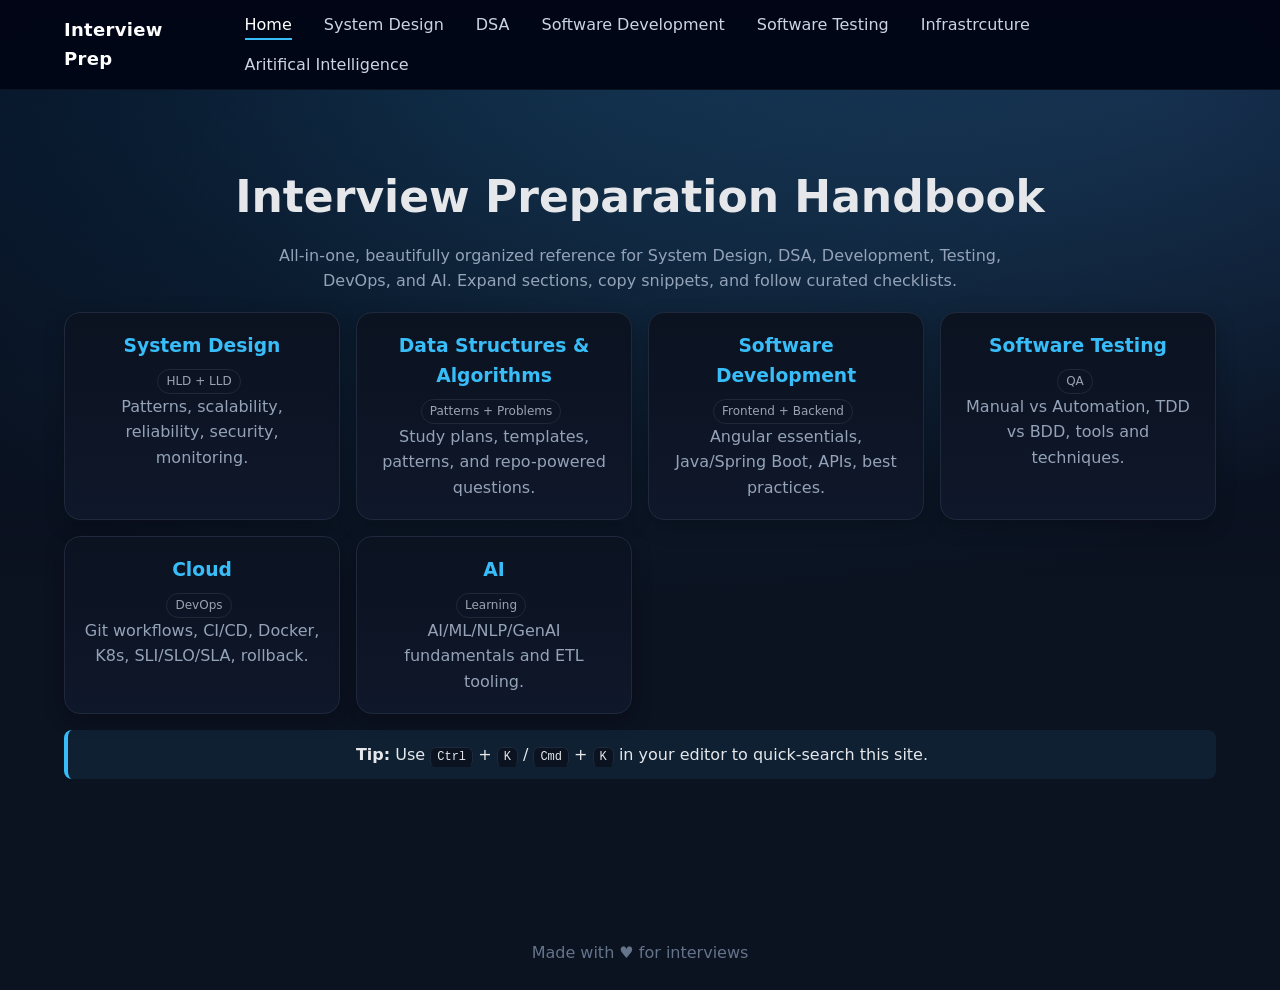
<file: index.html>
<!doctype html><html lang="en"><head>
<meta charset="utf-8"><meta name="viewport" content="width=device-width,initial-scale=1">
<title>Interview Prep — Home</title>
<link rel="stylesheet" href="assets/style.css">
</head><body>

<div class="nav">
  <div class="wrap container">
      <div class="brand">Interview Prep</div>
      <nav style="display:flex;gap:12px;flex-wrap:wrap">
        <a href="index.html">Home</a>
        <a href="system-design.html">System Design</a>
        <a href="dsa.html">DSA</a>
        <a href="development.html">Software Development</a>
        <a href="testing.html">Software Testing</a>
        <a href="devops.html">Infrastrcuture</a>
        <a href="ai.html">Aritifical Intelligence</a>
      </nav>
  </div>
</div>

<section class="hero">
  <div class="container">
    <h1>Interview Preparation Handbook</h1>
    <p>All-in-one, beautifully organized reference for System Design, DSA, Development, Testing, DevOps, and AI. Expand sections, copy snippets, and follow curated checklists.</p>
    <div class="grid">
      <a class="card" href="system-design.html"><h3>System Design</h3><div class="badge">HLD + LLD</div><p>Patterns, scalability, reliability, security, monitoring.</p></a>
      <a class="card" href="dsa.html"><h3>Data Structures & Algorithms</h3><div class="badge">Patterns + Problems</div><p>Study plans, templates, patterns, and repo-powered questions.</p></a>
      <a class="card" href="development.html"><h3>Software Development</h3><div class="badge">Frontend + Backend</div><p>Angular essentials, Java/Spring Boot, APIs, best practices.</p></a>
      <a class="card" href="testing.html"><h3>Software Testing</h3><div class="badge">QA</div><p>Manual vs Automation, TDD vs BDD, tools and techniques.</p></a>
      <a class="card" href="devops.html"><h3>Cloud</h3><div class="badge">DevOps</div><p>Git workflows, CI/CD, Docker, K8s, SLI/SLO/SLA, rollback.</p></a>
      <a class="card" href="ai.html"><h3>AI</h3><div class="badge">Learning</div><p>AI/ML/NLP/GenAI fundamentals and ETL tooling.</p></a>
    </div>
    <div class="callout"><strong>Tip:</strong> Use <kbd>Ctrl</kbd> + <kbd>K</kbd> / <kbd>Cmd</kbd> + <kbd>K</kbd> in your editor to quick-search this site.</div>
  </div>
</section>
<div class="footer">Made with ♥ for interviews</div>
<script src="assets/script.js"></script>
</body></html>
</file>
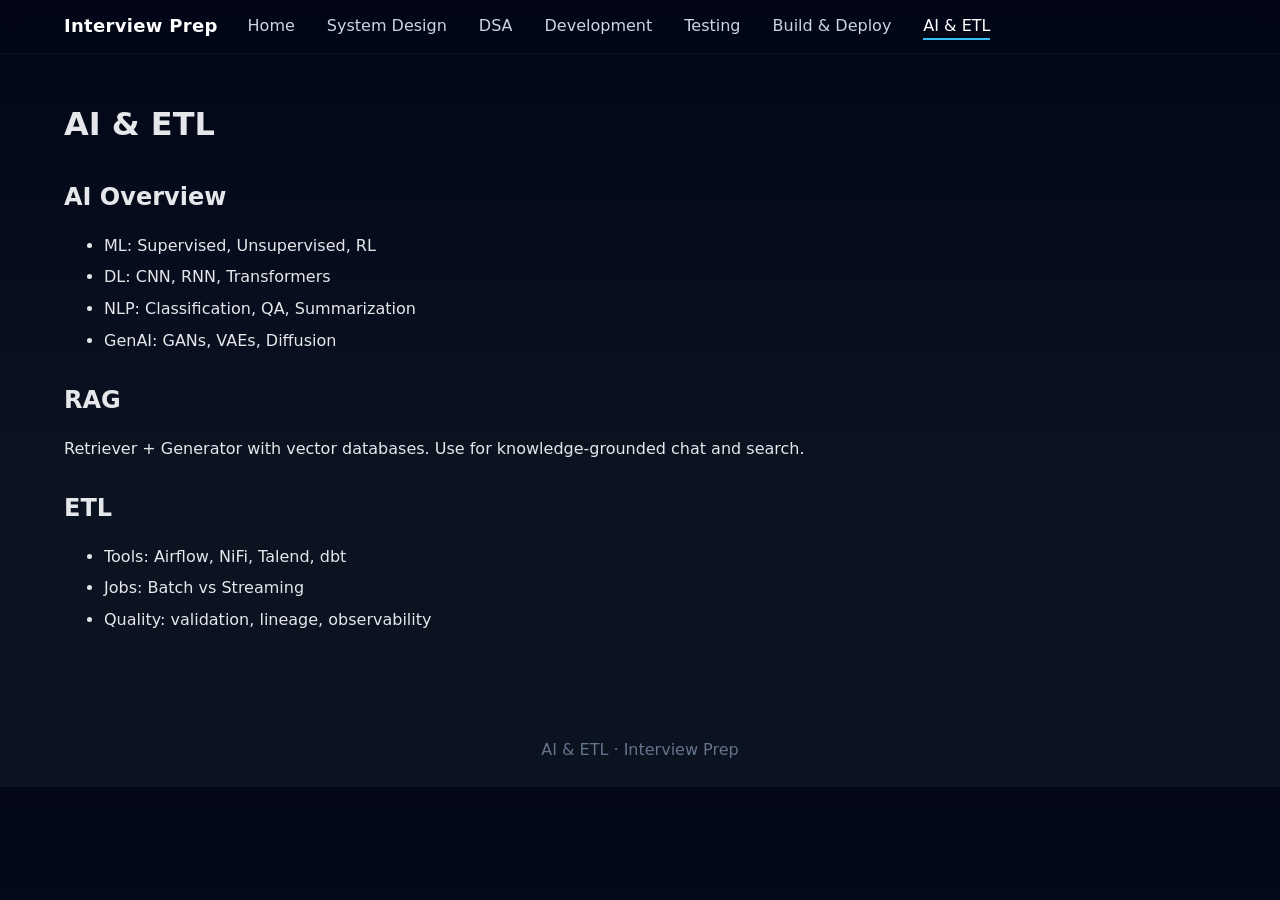
<file: ai.html>
<!doctype html><html lang="en"><head>
<meta charset="utf-8"><meta name="viewport" content="width=device-width,initial-scale=1">
<title>AI & ETL — Interview Prep</title>
<link rel="stylesheet" href="assets/style.css">
</head><body>

<div class="nav">
  <div class="wrap container">
    <div class="brand">Interview Prep</div>
    <nav style="display:flex;gap:12px;flex-wrap:wrap">
      <a href="index.html">Home</a>
      <a href="system-design.html">System Design</a>
      <a href="dsa.html">DSA</a>
      <a href="development.html">Development</a>
      <a href="testing.html">Testing</a>
      <a href="devops.html">Build & Deploy</a>
      <a href="ai.html">AI & ETL</a>
    </nav>
  </div>
</div>

<div class="container">
  <h1>AI & ETL</h1>
  <h2 class="section">AI Overview</h2>
  <ul class="tight"><li>ML: Supervised, Unsupervised, RL</li><li>DL: CNN, RNN, Transformers</li><li>NLP: Classification, QA, Summarization</li><li>GenAI: GANs, VAEs, Diffusion</li></ul>
  <h2 class="section">RAG</h2>
  <p>Retriever + Generator with vector databases. Use for knowledge-grounded chat and search.</p>
  <h2 class="section">ETL</h2>
  <ul class="tight"><li>Tools: Airflow, NiFi, Talend, dbt</li><li>Jobs: Batch vs Streaming</li><li>Quality: validation, lineage, observability</li></ul>
</div>
<div class="footer">AI & ETL · Interview Prep</div>
<script src="assets/script.js"></script>
</body></html>
</file>
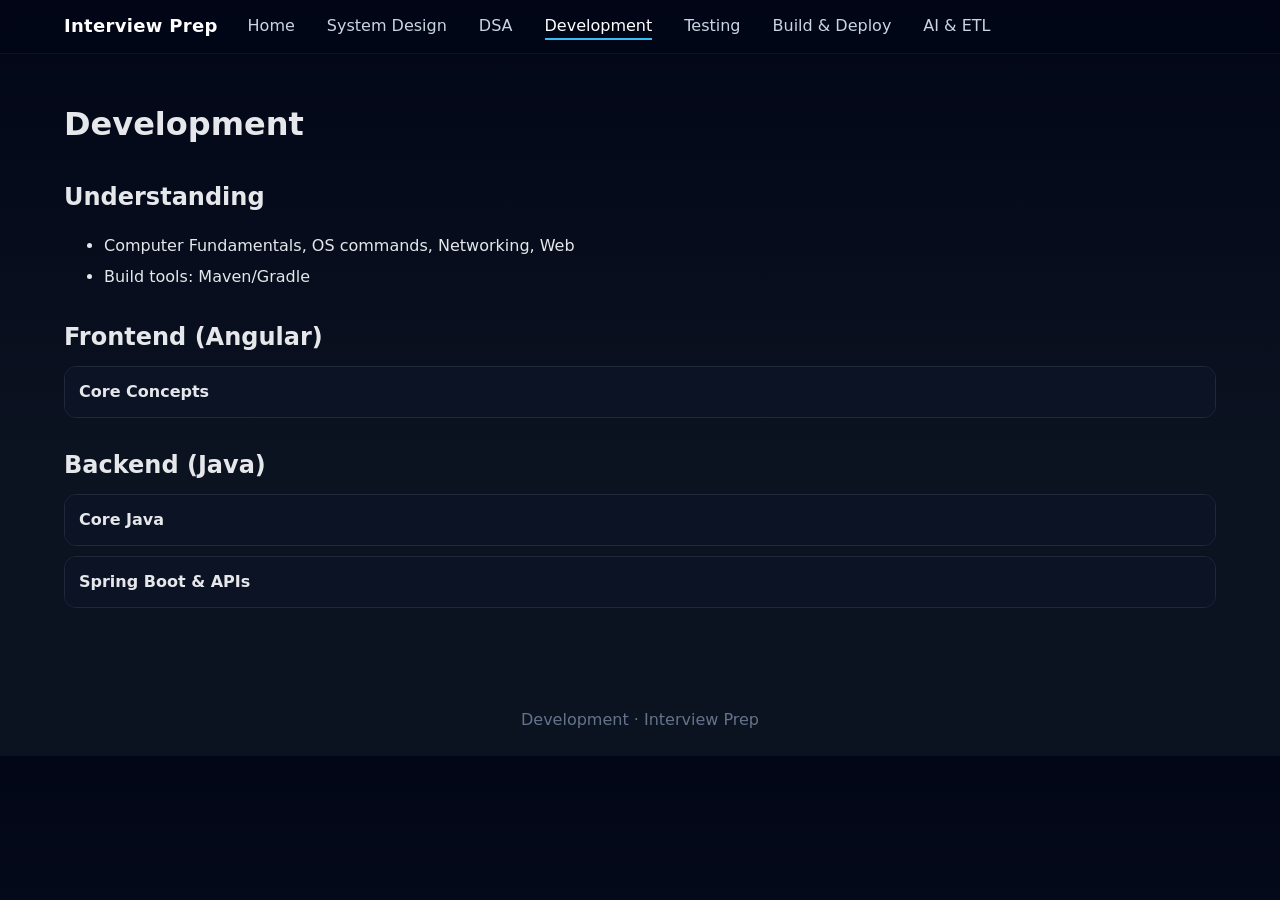
<file: development.html>
<!doctype html><html lang="en"><head>
<meta charset="utf-8"><meta name="viewport" content="width=device-width,initial-scale=1">
<title>Development — Interview Prep</title>
<link rel="stylesheet" href="assets/style.css">
</head><body>

<div class="nav">
  <div class="wrap container">
    <div class="brand">Interview Prep</div>
    <nav style="display:flex;gap:12px;flex-wrap:wrap">
      <a href="index.html">Home</a>
      <a href="system-design.html">System Design</a>
      <a href="dsa.html">DSA</a>
      <a href="development.html">Development</a>
      <a href="testing.html">Testing</a>
      <a href="devops.html">Build & Deploy</a>
      <a href="ai.html">AI & ETL</a>
    </nav>
  </div>
</div>

<div class="container">
  <h1>Development</h1>
  <h2 class="section">Understanding</h2>
  <ul class="tight"><li>Computer Fundamentals, OS commands, Networking, Web</li><li>Build tools: Maven/Gradle</li></ul>

  <h2 class="section">Frontend (Angular)</h2>
  <details class="accordion"><summary>Core Concepts</summary>
    <div class="pad grid">
      <div class="card"><h3>Components</h3><p>Templates, styles, inputs/outputs, lifecycle.</p></div>
      <div class="card"><h3>Directives & Pipes</h3><p><code>*ngIf</code>, <code>*ngFor</code>, custom pipes.</p></div>
      <div class="card"><h3>Routing</h3><p>RouterModule, guards, lazy modules.</p></div>
      <div class="card"><h3>Forms</h3><p>Template vs Reactive; validators.</p></div>
      <div class="card"><h3>Http & RxJS</h3><p>HttpClient, interceptors, operators.</p></div>
      <div class="card"><h3>State</h3><p>Service-based state, NgRx for complex apps.</p></div>
    </div>
  </details>

  <h2 class="section">Backend (Java)</h2>
  <details class="accordion"><summary>Core Java</summary>
    <div class="pad">
      <ul class="tight">
        <li>OOP, collections, generics, exceptions</li>
        <li>Memory model, concurrency (locks, atomics, executors)</li>
        <li>Functional style (streams, optionals)</li>
      </ul>
    </div>
  </details>
  <details class="accordion"><summary>Spring Boot & APIs</summary>
    <div class="pad">
      <ul class="tight">
        <li>REST controllers, validation, error handling</li>
        <li>Data (JPA, transactions, pagination)</li>
        <li>Security (Spring Security, JWT)</li>
      </ul>
    </div>
  </details>
</div>
<div class="footer">Development · Interview Prep</div>
<script src="assets/script.js"></script>
</body></html>
</file>
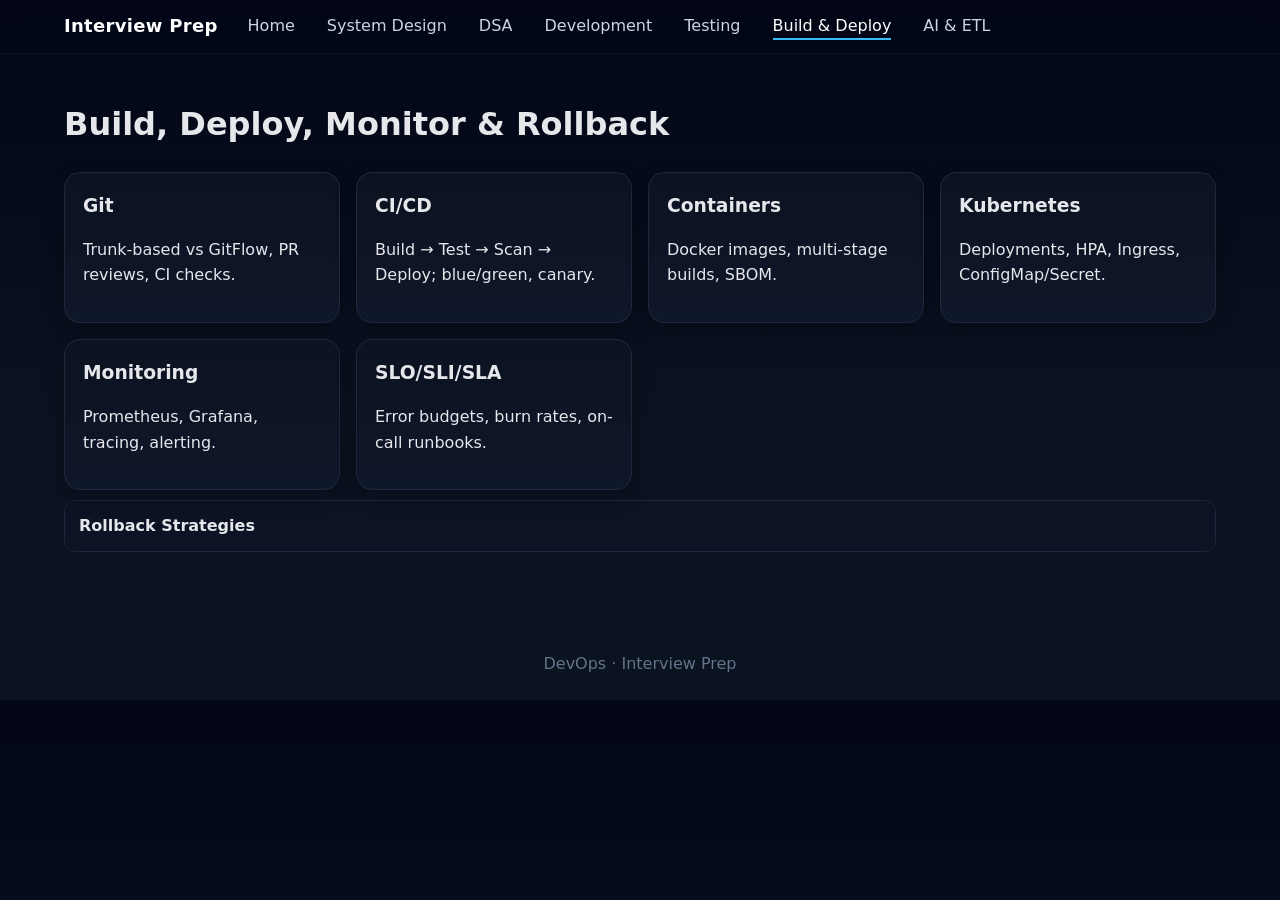
<file: devops.html>
<!doctype html><html lang="en"><head>
<meta charset="utf-8"><meta name="viewport" content="width=device-width,initial-scale=1">
<title>Build & Deploy — Interview Prep</title>
<link rel="stylesheet" href="assets/style.css">
</head><body>

<div class="nav">
  <div class="wrap container">
    <div class="brand">Interview Prep</div>
    <nav style="display:flex;gap:12px;flex-wrap:wrap">
      <a href="index.html">Home</a>
      <a href="system-design.html">System Design</a>
      <a href="dsa.html">DSA</a>
      <a href="development.html">Development</a>
      <a href="testing.html">Testing</a>
      <a href="devops.html">Build & Deploy</a>
      <a href="ai.html">AI & ETL</a>
    </nav>
  </div>
</div>

<div class="container">
  <h1>Build, Deploy, Monitor & Rollback</h1>
  <div class="grid">
    <div class="card"><h3>Git</h3><p>Trunk-based vs GitFlow, PR reviews, CI checks.</p></div>
    <div class="card"><h3>CI/CD</h3><p>Build → Test → Scan → Deploy; blue/green, canary.</p></div>
    <div class="card"><h3>Containers</h3><p>Docker images, multi-stage builds, SBOM.</p></div>
    <div class="card"><h3>Kubernetes</h3><p>Deployments, HPA, Ingress, ConfigMap/Secret.</p></div>
    <div class="card"><h3>Monitoring</h3><p>Prometheus, Grafana, tracing, alerting.</p></div>
    <div class="card"><h3>SLO/SLI/SLA</h3><p>Error budgets, burn rates, on-call runbooks.</p></div>
  </div>
  <details class="accordion"><summary>Rollback Strategies</summary>
    <div class="pad">
      <ul class="tight"><li>Instant rollback via release toggles</li><li>DB backward-compatible migrations</li><li>Shadow traffic & smoke tests post-deploy</li></ul>
    </div>
  </details>
</div>
<div class="footer">DevOps · Interview Prep</div>
<script src="assets/script.js"></script>
</body></html>
</file>
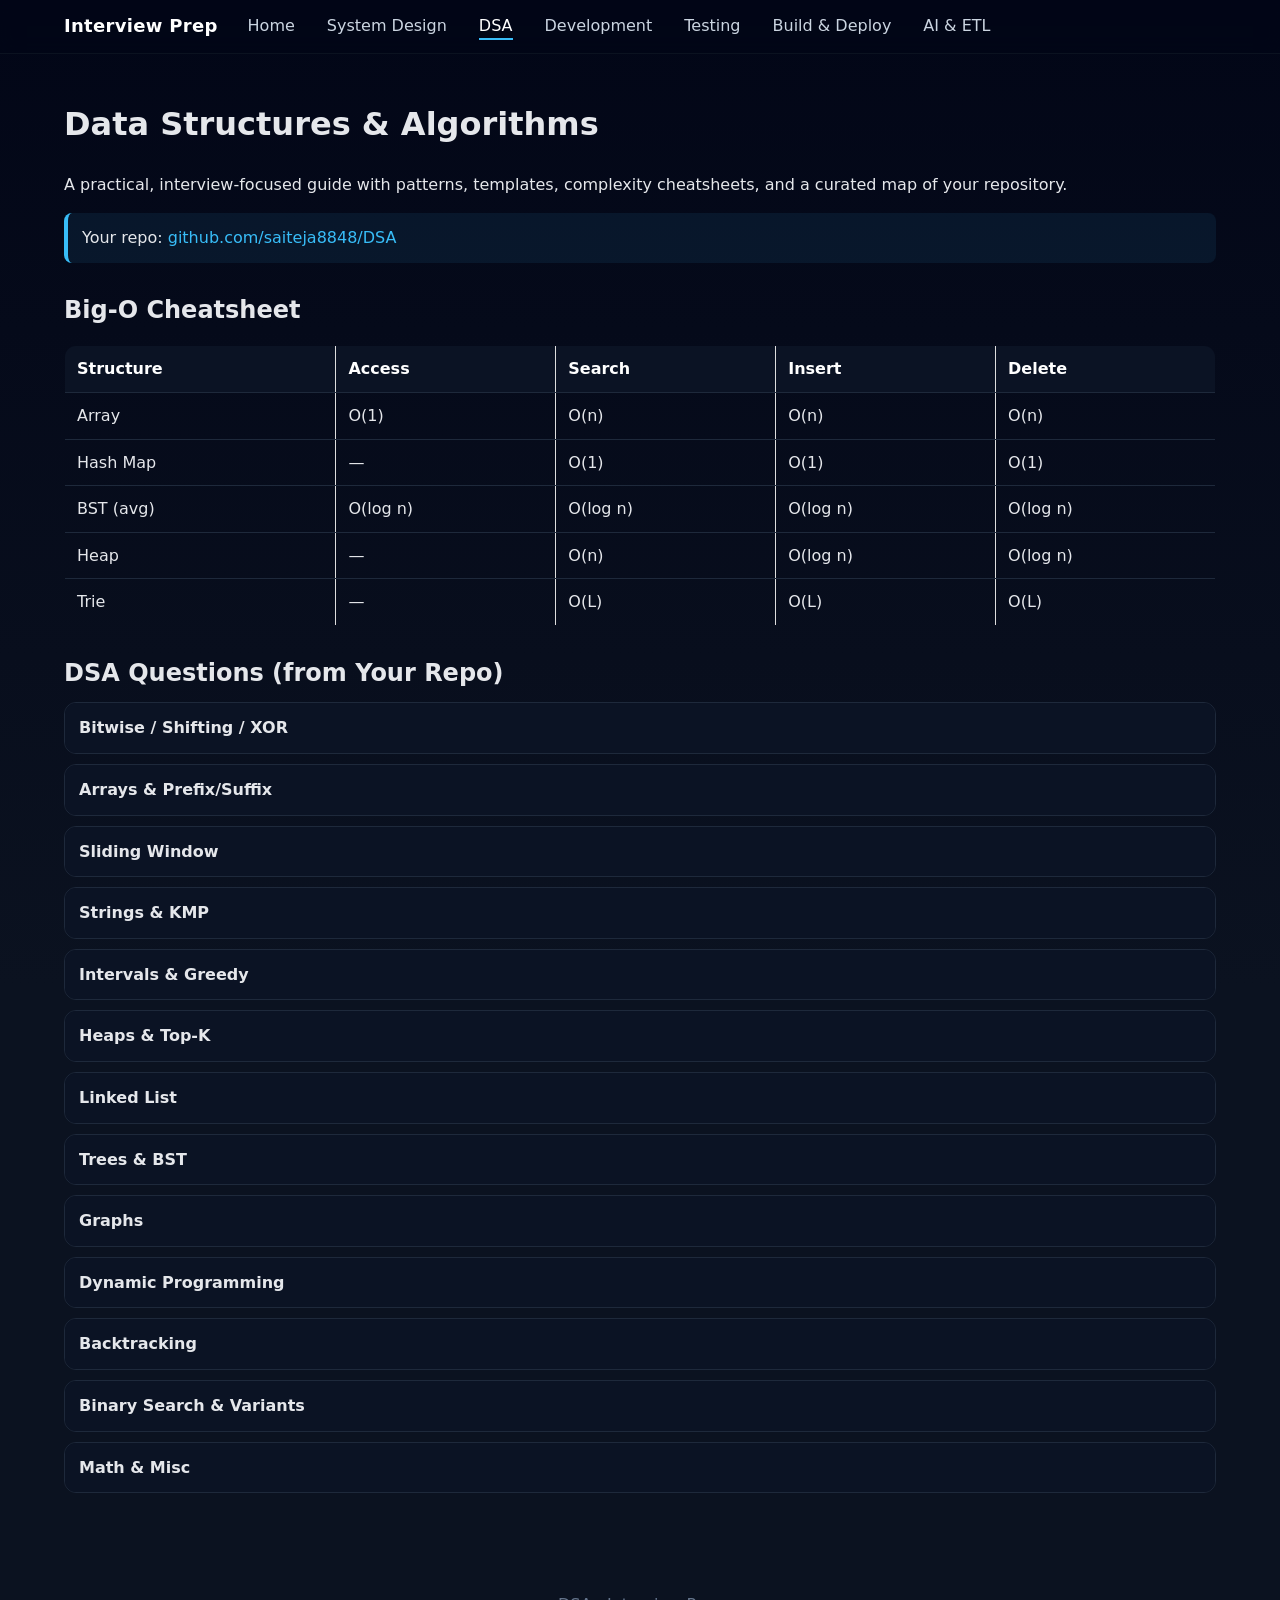
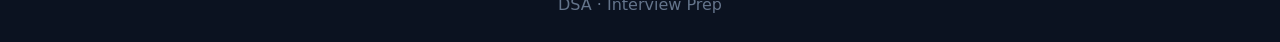
<file: dsa.html>
<!doctype html><html lang="en"><head>
<meta charset="utf-8"><meta name="viewport" content="width=device-width,initial-scale=1">
<title>DSA — Interview Prep</title>
<link rel="stylesheet" href="assets/style.css">
</head><body>

<div class="nav">
  <div class="wrap container">
    <div class="brand">Interview Prep</div>
    <nav style="display:flex;gap:12px;flex-wrap:wrap">
      <a href="index.html">Home</a>
      <a href="system-design.html">System Design</a>
      <a href="dsa.html">DSA</a>
      <a href="development.html">Development</a>
      <a href="testing.html">Testing</a>
      <a href="devops.html">Build & Deploy</a>
      <a href="ai.html">AI & ETL</a>
    </nav>
  </div>
</div>

<div class="container">
  <h1>Data Structures & Algorithms</h1>
  <p>A practical, interview-focused guide with patterns, templates, complexity cheatsheets, and a curated map of your repository.</p>

  <div class="callout">
    Your repo: <a href="https://github.com/saiteja8848/DSA" target="_blank" rel="noopener">github.com/saiteja8848/DSA</a>
  </div>

  <h2 class="section">Big-O Cheatsheet</h2>
  <table class="table">
    <tr><th>Structure</th><th>Access</th><th>Search</th><th>Insert</th><th>Delete</th></tr>
    <tr><td>Array</td><td>O(1)</td><td>O(n)</td><td>O(n)</td><td>O(n)</td></tr>
    <tr><td>Hash Map</td><td>—</td><td>O(1)</td><td>O(1)</td><td>O(1)</td></tr>
    <tr><td>BST (avg)</td><td>O(log n)</td><td>O(log n)</td><td>O(log n)</td><td>O(log n)</td></tr>
    <tr><td>Heap</td><td>—</td><td>O(n)</td><td>O(log n)</td><td>O(log n)</td></tr>
    <tr><td>Trie</td><td>—</td><td>O(L)</td><td>O(L)</td><td>O(L)</td></tr>
  </table>

  <!-- <h2 class="section">Core Patterns</h2>
  <div class="grid">
    <div class="card"><h3>Two Pointers</h3><ul class="tight"><li>Sorted arrays, strings window</li><li>Template: i=0, j=n-1; while(i<j){...}</li></ul></div>
    <div class="card"><h3>Sliding Window</h3><ul class="tight"><li>Subarray/substring with constraints</li><li>Maintain counts/sets; shrink on violation</li></ul></div>
    <div class="card"><h3>Fast & Slow</h3><ul class="tight"><li>Cycle detection, middle of list</li><li>hare=tortoise pattern</li></ul></div>
    <div class="card"><h3>Monotonic Stack/Queue</h3><ul class="tight"><li>Next Greater/Smaller, windows</li><li>Maintain monotone invariant</li></ul></div>
    <div class="card"><h3>Prefix/Suffix</h3><ul class="tight"><li>Prefix sums, products, XOR</li><li>Range queries</li></ul></div>
    <div class="card"><h3>Binary Search</h3><ul class="tight"><li>On value/answer; invariants</li><li>mid = l + (r-l)//2</li></ul></div>
    <div class="card"><h3>Greedy</h3><ul class="tight"><li>Sorting + local optimal choice</li><li>Proof via exchange argument</li></ul></div>
    <div class="card"><h3>Graph</h3><ul class="tight"><li>BFS/DFS, Dijkstra, Topo sort</li><li>Visited sets, parent tracking</li></ul></div>
  </div> -->


<h2 class="section">DSA Questions (from Your Repo)</h2>

<details class="accordion"><summary>Bitwise / Shifting / XOR</summary>
  <div class="pad">
    <ul class="tight">
      <li><a target="_blank" href="https://leetcode.com/problems/number-of-1-bits/">Number of 1 Bits</a></li>
      <li><a target="_blank" href="https://leetcode.com/problems/reverse-bits/">Reverse Bits</a></li>
      <li><a target="_blank" href="https://leetcode.com/problems/counting-bits/">Counting Bits</a></li>
      <li><a target="_blank" href="https://leetcode.com/problems/single-number/">Single Number</a></li>
      <li><a target="_blank" href="https://leetcode.com/problems/single-number-iii/">Single Number III</a></li>
      <li><a target="_blank" href="https://leetcode.com/problems/missing-number/">Missing Number</a></li>
    </ul>
  </div>
</details>

<details class="accordion"><summary>Arrays & Prefix/Suffix</summary>
  <div class="pad">
    <ul class="tight">
      <li><a target="_blank" href="https://leetcode.com/problems/product-of-array-except-self/">Product of Array Except Self</a></li>
      <li><a target="_blank" href="https://leetcode.com/problems/rotate-array/">Rotate Array</a></li>
      <li><a target="_blank" href="https://leetcode.com/problems/summary-ranges/">Summary Ranges</a></li>
      <li><a target="_blank" href="https://leetcode.com/problems/maximum-subarray/">Maximum Subarray (Kadane)</a></li>
      <li><a target="_blank" href="https://leetcode.com/problems/longest-consecutive-sequence/">Longest Consecutive Sequence</a></li>
      <li><a target="_blank" href="https://leetcode.com/problems/subarray-sum-equals-k/">Subarray Sum Equals K</a></li>
    </ul>
  </div>
</details>

<details class="accordion"><summary>Sliding Window</summary>
  <div class="pad">
    <ul class="tight">
      <li><a target="_blank" href="https://leetcode.com/problems/longest-substring-without-repeating-characters/">Longest Substring Without Repeating Characters</a></li>
      <li><a target="_blank" href="https://leetcode.com/problems/longest-repeating-character-replacement/">Longest Repeating Character Replacement</a></li>
      <li><a target="_blank" href="https://leetcode.com/problems/minimum-size-subarray-sum/">Minimum Size Subarray Sum</a></li>
      <li><a target="_blank" href="https://leetcode.com/problems/fruit-into-baskets/">Fruit Into Baskets</a></li>
    </ul>
  </div>
</details>

<details class="accordion"><summary>Strings & KMP</summary>
  <div class="pad">
    <ul class="tight">
      <li><a target="_blank" href="https://leetcode.com/problems/valid-anagram/">Valid Anagram</a></li>
      <li><a target="_blank" href="https://leetcode.com/problems/string-compression/">String Compression</a></li>
      <li><a target="_blank" href="https://leetcode.com/problems/longest-common-prefix/">Longest Common Prefix</a></li>
      <li><a target="_blank" href="https://leetcode.com/problems/implement-strstr/">Implement strStr() (KMP)</a></li>
      <li><a target="_blank" href="https://leetcode.com/problems/find-the-index-of-the-first-occurrence-in-a-string/">First Occurrence in a String (KMP)</a></li>
    </ul>
  </div>
</details>

<details class="accordion"><summary>Intervals & Greedy</summary>
  <div class="pad">
    <ul class="tight">
      <li><a target="_blank" href="https://leetcode.com/problems/merge-intervals/">Merge Intervals</a></li>
      <li><a target="_blank" href="https://leetcode.com/problems/non-overlapping-intervals/">Non-overlapping Intervals</a></li>
      <li><a target="_blank" href="https://leetcode.com/problems/minimum-number-of-arrows-to-burst-balloons/">Min Arrows to Burst Balloons</a></li>
      <li><a target="_blank" href="https://leetcode.com/problems/insert-interval/">Insert Interval</a></li>
    </ul>
  </div>
</details>

<details class="accordion"><summary>Heaps & Top-K</summary>
  <div class="pad">
    <ul class="tight">
      <li><a target="_blank" href="https://leetcode.com/problems/kth-largest-element-in-an-array/">Kth Largest in Array</a></li>
      <li><a target="_blank" href="https://leetcode.com/problems/top-k-frequent-elements/">Top K Frequent Elements</a></li>
      <li><a target="_blank" href="https://leetcode.com/problems/task-scheduler/">Task Scheduler</a></li>
      <li><a target="_blank" href="https://leetcode.com/problems/find-median-from-data-stream/">Median from Data Stream</a></li>
    </ul>
  </div>
</details>

<details class="accordion"><summary>Linked List</summary>
  <div class="pad">
    <ul class="tight">
      <li><a target="_blank" href="https://leetcode.com/problems/reverse-linked-list/">Reverse Linked List</a></li>
      <li><a target="_blank" href="https://leetcode.com/problems/linked-list-cycle/">Linked List Cycle (Floyd)</a></li>
      <li><a target="_blank" href="https://leetcode.com/problems/merge-two-sorted-lists/">Merge Two Sorted Lists</a></li>
      <li><a target="_blank" href="https://leetcode.com/problems/add-two-numbers/">Add Two Numbers</a></li>
    </ul>
  </div>
</details>

<details class="accordion"><summary>Trees & BST</summary>
  <div class="pad">
    <ul class="tight">
      <li><a target="_blank" href="https://leetcode.com/problems/maximum-depth-of-binary-tree/">Max Depth of Binary Tree</a></li>
      <li><a target="_blank" href="https://leetcode.com/problems/invert-binary-tree/">Invert Binary Tree</a></li>
      <li><a target="_blank" href="https://leetcode.com/problems/serialize-and-deserialize-binary-tree/">Serialize and Deserialize</a></li>
      <li><a target="_blank" href="https://leetcode.com/problems/validate-binary-search-tree/">Validate BST</a></li>
      <li><a target="_blank" href="https://leetcode.com/problems/kth-smallest-element-in-a-bst/">Kth Smallest in BST</a></li>
    </ul>
  </div>
</details>

<details class="accordion"><summary>Graphs</summary>
  <div class="pad">
    <ul class="tight">
      <li><a target="_blank" href="https://leetcode.com/problems/number-of-islands/">Number of Islands (DFS/BFS)</a></li>
      <li><a target="_blank" href="https://leetcode.com/problems/course-schedule/">Course Schedule (Topo Sort)</a></li>
      <li><a target="_blank" href="https://leetcode.com/problems/clone-graph/">Clone Graph</a></li>
      <li><a target="_blank" href="https://leetcode.com/problems/network-delay-time/">Network Delay Time (Dijkstra)</a></li>
      <li><a target="_blank" href="https://leetcode.com/problems/rotting-oranges/">Rotting Oranges (Multi-source BFS)</a></li>
    </ul>
  </div>
</details>

<details class="accordion"><summary>Dynamic Programming</summary>
  <div class="pad">
    <ul class="tight">
      <li><a target="_blank" href="https://leetcode.com/problems/climbing-stairs/">Climbing Stairs</a></li>
      <li><a target="_blank" href="https://leetcode.com/problems/coin-change/">Coin Change (Min coins)</a></li>
      <li><a target="_blank" href="https://leetcode.com/problems/longest-increasing-subsequence/">Longest Increasing Subsequence</a></li>
      <li><a target="_blank" href="https://leetcode.com/problems/house-robber/">House Robber</a></li>
      <li><a target="_blank" href="https://leetcode.com/problems/edit-distance/">Edit Distance</a></li>
      <li><a target="_blank" href="https://leetcode.com/problems/partition-equal-subset-sum/">Partition Equal Subset Sum</a></li>
    </ul>
  </div>
</details>

<details class="accordion"><summary>Backtracking</summary>
  <div class="pad">
    <ul class="tight">
      <li><a target="_blank" href="https://leetcode.com/problems/subsets/">Subsets</a></li>
      <li><a target="_blank" href="https://leetcode.com/problems/permutations/">Permutations</a></li>
      <li><a target="_blank" href="https://leetcode.com/problems/combination-sum/">Combination Sum</a></li>
      <li><a target="_blank" href="https://leetcode.com/problems/n-queens/">N-Queens</a></li>
    </ul>
  </div>
</details>

<details class="accordion"><summary>Binary Search & Variants</summary>
  <div class="pad">
    <ul class="tight">
      <li><a target="_blank" href="https://leetcode.com/problems/binary-search/">Binary Search</a></li>
      <li><a target="_blank" href="https://leetcode.com/problems/search-in-rotated-sorted-array/">Search in Rotated Sorted Array</a></li>
      <li><a target="_blank" href="https://leetcode.com/problems/find-first-and-last-position-of-element-in-sorted-array/">First/Last Position in Sorted Array</a></li>
      <li><a target="_blank" href="https://leetcode.com/problems/find-minimum-in-rotated-sorted-array/">Min in Rotated Sorted Array</a></li>
    </ul>
  </div>
</details>

<details class="accordion"><summary>Math & Misc</summary>
  <div class="pad">
    <ul class="tight">
      <li><a target="_blank" href="https://leetcode.com/problems/fizz-buzz/">Fizz Buzz</a></li>
      <li><a target="_blank" href="https://leetcode.com/problems/powx-n/">Pow(x, n)</a></li>
      <li><a target="_blank" href="https://leetcode.com/problems/sqrtx/">Sqrt(x)</a></li>
      <li><a target="_blank" href="https://leetcode.com/problems/majority-element/">Majority Element (Boyer–Moore)</a></li>
    </ul>
  </div>
</details>

</div>
<div class="footer">DSA · Interview Prep</div>
<script src="assets/script.js"></script>
</body></html>
</file>
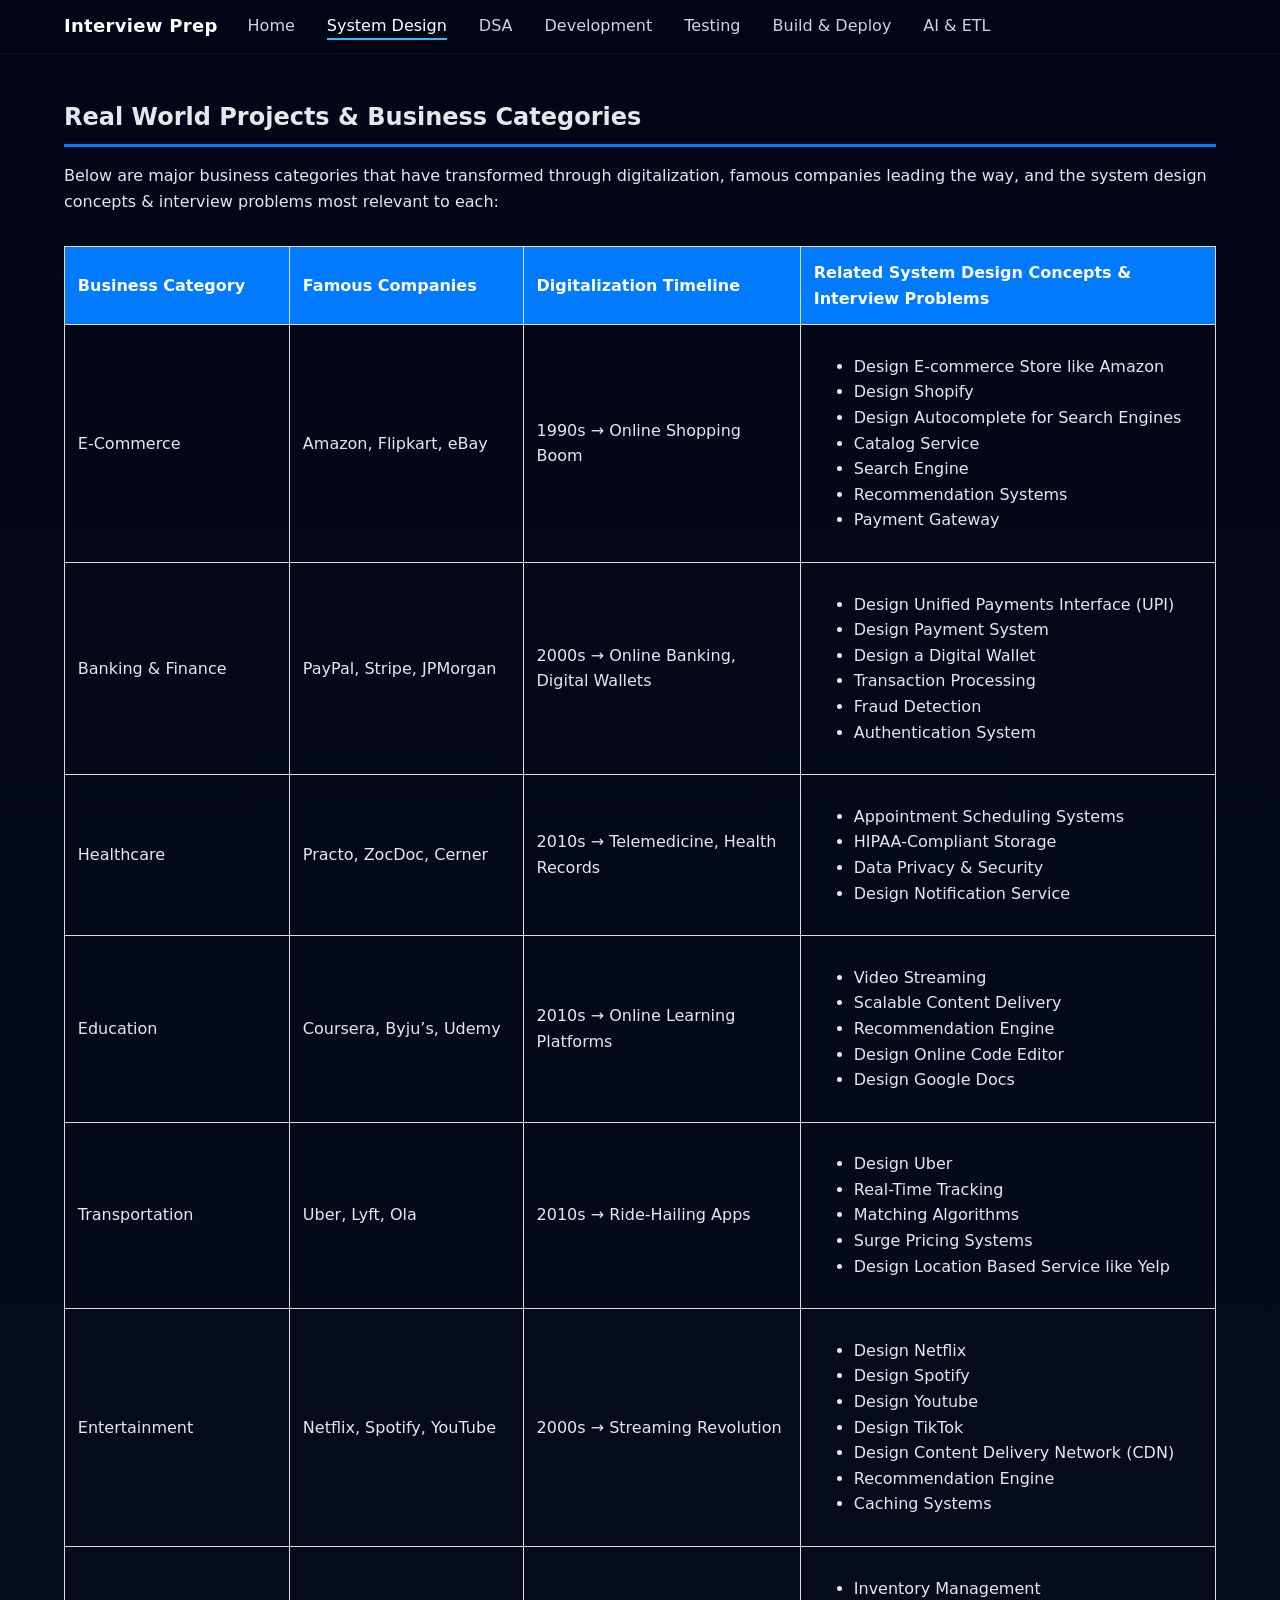
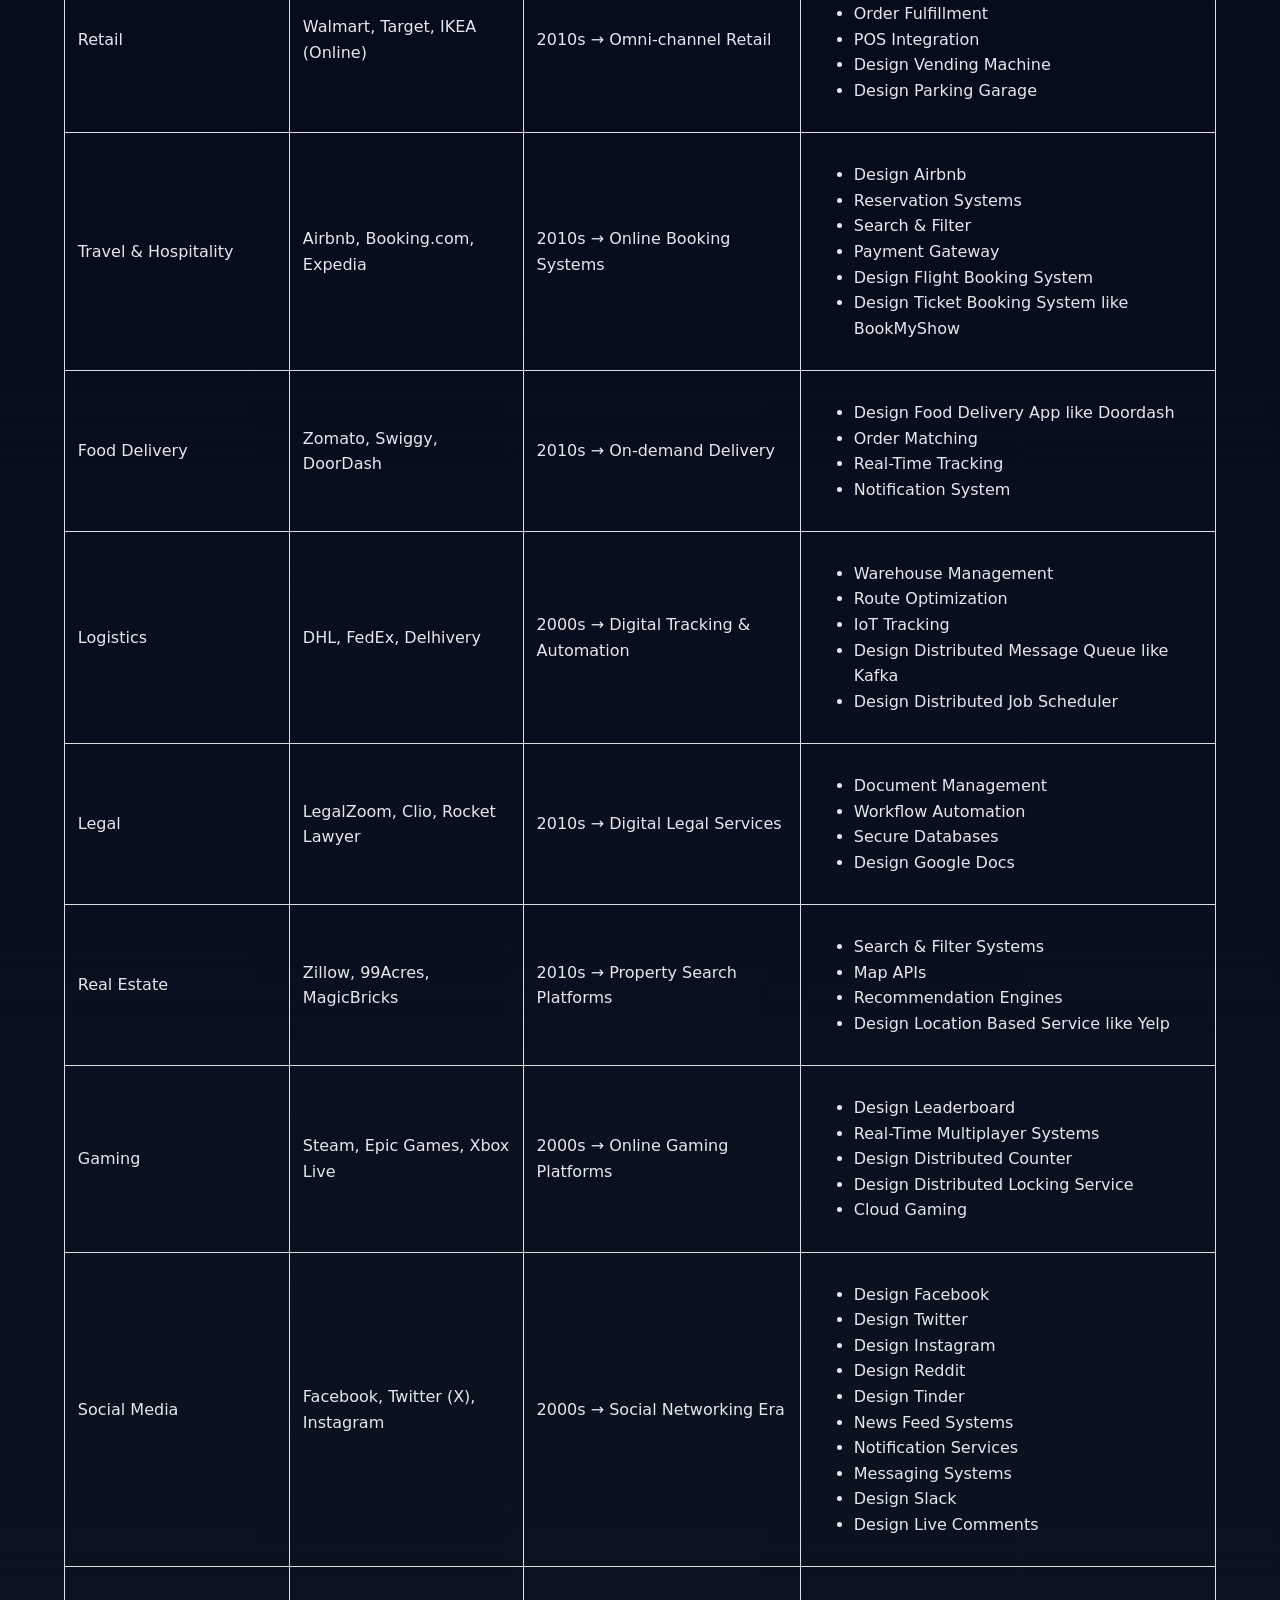
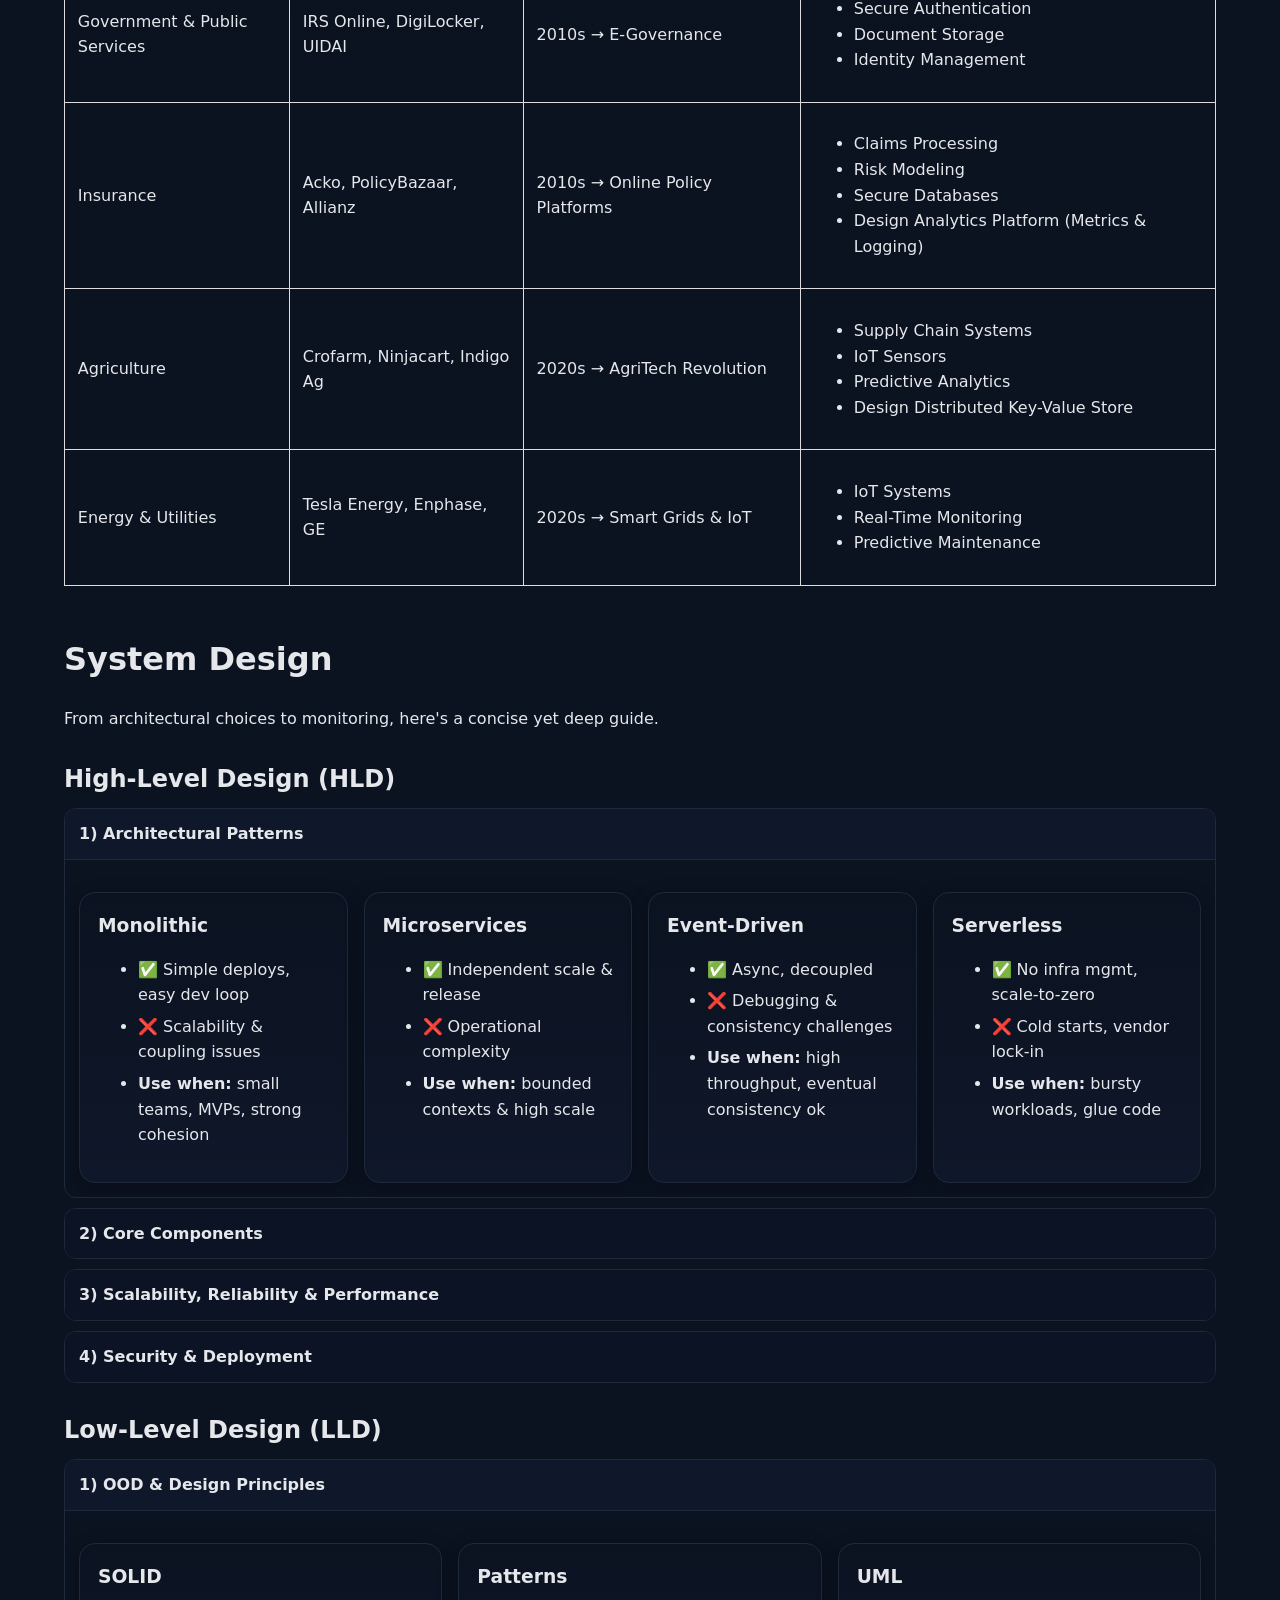
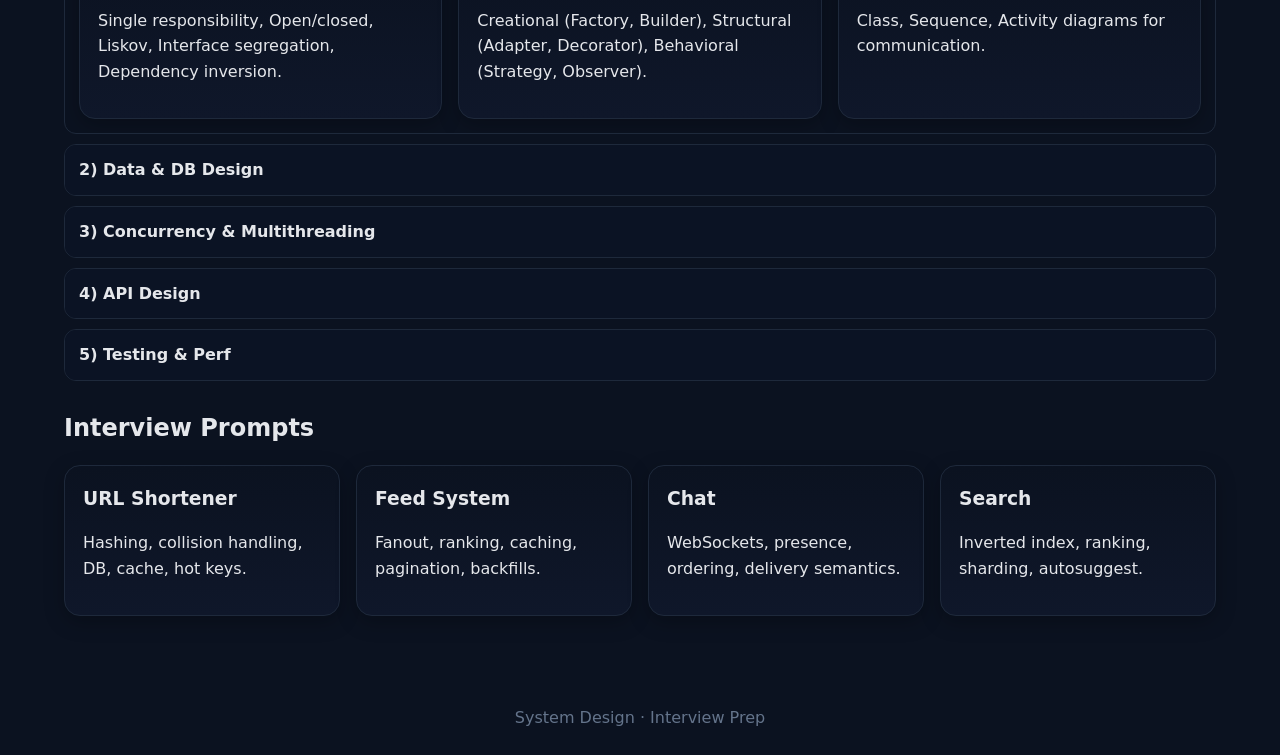
<file: system-design.html>
<!doctype html><html lang="en"><head>
<meta charset="utf-8"><meta name="viewport" content="width=device-width,initial-scale=1">
<title>System Design — Interview Prep</title>
<link rel="stylesheet" href="assets/style.css">
</head><body>

<div class="nav">
  <div class="wrap container">
    <div class="brand">Interview Prep</div>
    <nav style="display:flex;gap:12px;flex-wrap:wrap">
      <a href="index.html">Home</a>
      <a href="system-design.html">System Design</a>
      <a href="dsa.html">DSA</a>
      <a href="development.html">Development</a>
      <a href="testing.html">Testing</a>
      <a href="devops.html">Build & Deploy</a>
      <a href="ai.html">AI & ETL</a>
    </nav>
  </div>
</div>

<div class="container">
  
  <section id="projects">
  <h2>Real World Projects & Business Categories</h2>
  <p>
    Below are major business categories that have transformed through digitalization,
    famous companies leading the way, and the system design concepts & interview problems most relevant to each:
  </p>
  <div class="table-container">
    <table>
  <thead>
    <tr>
      <th>Business Category</th>
      <th>Famous Companies</th>
      <th>Digitalization Timeline</th>
      <th>Related System Design Concepts & Interview Problems</th>
    </tr>
  </thead>
  <tbody>
    <tr>
      <td>E-Commerce</td>
      <td>Amazon, Flipkart, eBay</td>
      <td>1990s → Online Shopping Boom</td>
      <td>
        <ul>
          <li>Design E-commerce Store like Amazon</li>
          <li>Design Shopify</li>
          <li>Design Autocomplete for Search Engines</li>
          <li>Catalog Service</li>
          <li>Search Engine</li>
          <li>Recommendation Systems</li>
          <li>Payment Gateway</li>
        </ul>
      </td>
    </tr>
    <tr>
      <td>Banking & Finance</td>
      <td>PayPal, Stripe, JPMorgan</td>
      <td>2000s → Online Banking, Digital Wallets</td>
      <td>
        <ul>
          <li>Design Unified Payments Interface (UPI)</li>
          <li>Design Payment System</li>
          <li>Design a Digital Wallet</li>
          <li>Transaction Processing</li>
          <li>Fraud Detection</li>
          <li>Authentication System</li>
        </ul>
      </td>
    </tr>
    <tr>
      <td>Healthcare</td>
      <td>Practo, ZocDoc, Cerner</td>
      <td>2010s → Telemedicine, Health Records</td>
      <td>
        <ul>
          <li>Appointment Scheduling Systems</li>
          <li>HIPAA-Compliant Storage</li>
          <li>Data Privacy & Security</li>
          <li>Design Notification Service</li>
        </ul>
      </td>
    </tr>
    <tr>
      <td>Education</td>
      <td>Coursera, Byju’s, Udemy</td>
      <td>2010s → Online Learning Platforms</td>
      <td>
        <ul>
          <li>Video Streaming</li>
          <li>Scalable Content Delivery</li>
          <li>Recommendation Engine</li>
          <li>Design Online Code Editor</li>
          <li>Design Google Docs</li>
        </ul>
      </td>
    </tr>
    <tr>
      <td>Transportation</td>
      <td>Uber, Lyft, Ola</td>
      <td>2010s → Ride-Hailing Apps</td>
      <td>
        <ul>
          <li>Design Uber</li>
          <li>Real-Time Tracking</li>
          <li>Matching Algorithms</li>
          <li>Surge Pricing Systems</li>
          <li>Design Location Based Service like Yelp</li>
        </ul>
      </td>
    </tr>
    <tr>
      <td>Entertainment</td>
      <td>Netflix, Spotify, YouTube</td>
      <td>2000s → Streaming Revolution</td>
      <td>
        <ul>
          <li>Design Netflix</li>
          <li>Design Spotify</li>
          <li>Design Youtube</li>
          <li>Design TikTok</li>
          <li>Design Content Delivery Network (CDN)</li>
          <li>Recommendation Engine</li>
          <li>Caching Systems</li>
        </ul>
      </td>
    </tr>
    <tr>
      <td>Retail</td>
      <td>Walmart, Target, IKEA (Online)</td>
      <td>2010s → Omni-channel Retail</td>
      <td>
        <ul>
          <li>Inventory Management</li>
          <li>Order Fulfillment</li>
          <li>POS Integration</li>
          <li>Design Vending Machine</li>
          <li>Design Parking Garage</li>
        </ul>
      </td>
    </tr>
    <tr>
      <td>Travel & Hospitality</td>
      <td>Airbnb, Booking.com, Expedia</td>
      <td>2010s → Online Booking Systems</td>
      <td>
        <ul>
          <li>Design Airbnb</li>
          <li>Reservation Systems</li>
          <li>Search & Filter</li>
          <li>Payment Gateway</li>
          <li>Design Flight Booking System</li>
          <li>Design Ticket Booking System like BookMyShow</li>
        </ul>
      </td>
    </tr>
    <tr>
      <td>Food Delivery</td>
      <td>Zomato, Swiggy, DoorDash</td>
      <td>2010s → On-demand Delivery</td>
      <td>
        <ul>
          <li>Design Food Delivery App like Doordash</li>
          <li>Order Matching</li>
          <li>Real-Time Tracking</li>
          <li>Notification System</li>
        </ul>
      </td>
    </tr>
    <tr>
      <td>Logistics</td>
      <td>DHL, FedEx, Delhivery</td>
      <td>2000s → Digital Tracking & Automation</td>
      <td>
        <ul>
          <li>Warehouse Management</li>
          <li>Route Optimization</li>
          <li>IoT Tracking</li>
          <li>Design Distributed Message Queue like Kafka</li>
          <li>Design Distributed Job Scheduler</li>
        </ul>
      </td>
    </tr>
    <tr>
      <td>Legal</td>
      <td>LegalZoom, Clio, Rocket Lawyer</td>
      <td>2010s → Digital Legal Services</td>
      <td>
        <ul>
          <li>Document Management</li>
          <li>Workflow Automation</li>
          <li>Secure Databases</li>
          <li>Design Google Docs</li>
        </ul>
      </td>
    </tr>
    <tr>
      <td>Real Estate</td>
      <td>Zillow, 99Acres, MagicBricks</td>
      <td>2010s → Property Search Platforms</td>
      <td>
        <ul>
          <li>Search & Filter Systems</li>
          <li>Map APIs</li>
          <li>Recommendation Engines</li>
          <li>Design Location Based Service like Yelp</li>
        </ul>
      </td>
    </tr>
    <tr>
      <td>Gaming</td>
      <td>Steam, Epic Games, Xbox Live</td>
      <td>2000s → Online Gaming Platforms</td>
      <td>
        <ul>
          <li>Design Leaderboard</li>
          <li>Real-Time Multiplayer Systems</li>
          <li>Design Distributed Counter</li>
          <li>Design Distributed Locking Service</li>
          <li>Cloud Gaming</li>
        </ul>
      </td>
    </tr>
    <tr>
      <td>Social Media</td>
      <td>Facebook, Twitter (X), Instagram</td>
      <td>2000s → Social Networking Era</td>
      <td>
        <ul>
          <li>Design Facebook</li>
          <li>Design Twitter</li>
          <li>Design Instagram</li>
          <li>Design Reddit</li>
          <li>Design Tinder</li>
          <li>News Feed Systems</li>
          <li>Notification Services</li>
          <li>Messaging Systems</li>
          <li>Design Slack</li>
          <li>Design Live Comments</li>
        </ul>
      </td>
    </tr>
    <tr>
      <td>Government & Public Services</td>
      <td>IRS Online, DigiLocker, UIDAI</td>
      <td>2010s → E-Governance</td>
      <td>
        <ul>
          <li>Secure Authentication</li>
          <li>Document Storage</li>
          <li>Identity Management</li>
        </ul>
      </td>
    </tr>
    <tr>
      <td>Insurance</td>
      <td>Acko, PolicyBazaar, Allianz</td>
      <td>2010s → Online Policy Platforms</td>
      <td>
        <ul>
          <li>Claims Processing</li>
          <li>Risk Modeling</li>
          <li>Secure Databases</li>
          <li>Design Analytics Platform (Metrics & Logging)</li>
        </ul>
      </td>
    </tr>
    <tr>
      <td>Agriculture</td>
      <td>Crofarm, Ninjacart, Indigo Ag</td>
      <td>2020s → AgriTech Revolution</td>
      <td>
        <ul>
          <li>Supply Chain Systems</li>
          <li>IoT Sensors</li>
          <li>Predictive Analytics</li>
          <li>Design Distributed Key-Value Store</li>
        </ul>
      </td>
    </tr>
    <tr>
      <td>Energy & Utilities</td>
      <td>Tesla Energy, Enphase, GE</td>
      <td>2020s → Smart Grids & IoT</td>
      <td>
        <ul>
          <li>IoT Systems</li>
          <li>Real-Time Monitoring</li>
          <li>Predictive Maintenance</li>
        </ul>
      </td>
    </tr>
  </tbody>
</table>

  </div>
</section>







  <h1>System Design</h1>
  <p>From architectural choices to monitoring, here's a concise yet deep guide.</p>

  <h2 class="section" id="hld">High-Level Design (HLD)</h2>

  <details class="accordion" open><summary>1) Architectural Patterns</summary>
    <div class="pad grid">
      <div class="card"><h3>Monolithic</h3><ul class="tight">
        <li>✅ Simple deploys, easy dev loop</li><li>❌ Scalability & coupling issues</li>
        <li><b>Use when:</b> small teams, MVPs, strong cohesion</li></ul></div>
      <div class="card"><h3>Microservices</h3><ul class="tight">
        <li>✅ Independent scale & release</li><li>❌ Operational complexity</li>
        <li><b>Use when:</b> bounded contexts & high scale</li></ul></div>
      <div class="card"><h3>Event-Driven</h3><ul class="tight">
        <li>✅ Async, decoupled</li><li>❌ Debugging & consistency challenges</li>
        <li><b>Use when:</b> high throughput, eventual consistency ok</li></ul></div>
      <div class="card"><h3>Serverless</h3><ul class="tight">
        <li>✅ No infra mgmt, scale-to-zero</li><li>❌ Cold starts, vendor lock-in</li>
        <li><b>Use when:</b> bursty workloads, glue code</li></ul></div>
    </div>
  </details>

  <details class="accordion"><summary>2) Core Components</summary>
    <div class="pad grid">
      <div class="card"><h3>API Gateway</h3><p>Routing, authN/Z, rate limits, request shaping.</p></div>
      <div class="card"><h3>Load Balancer</h3><p>L4/L7, health checks, sticky sessions.</p></div>
      <div class="card"><h3>Database</h3><p>SQL vs NoSQL, CAP, indexing, sharding.</p></div>
      <div class="card"><h3>Cache</h3><p>Redis/Memcached; TTLs, eviction, cache-aside/write-through.</p></div>
      <div class="card"><h3>Queue/Stream</h3><p>Kafka/RabbitMQ; backpressure, retries, DLQs.</p></div>
      <div class="card"><h3>Storage</h3><p>Object vs block; lifecycle, encryption, costs.</p></div>
    </div>
  </details>

  <details class="accordion"><summary>3) Scalability, Reliability & Performance</summary>
    <div class="pad">
      <ul class="tight">
        <li>Horizontal scaling, consistent hashing, partitioning</li>
        <li>Replication, quorum, circuit breakers, bulkheads</li>
        <li>Latency budgets, caching strategies, CDNs</li>
      </ul>
      <div class="callout"><b>Rule:</b> Optimize read paths with caches/CDN; write paths with partitioning.</div>
    </div>
  </details>

  <details class="accordion"><summary>4) Security & Deployment</summary>
    <div class="pad grid">
      <div class="card"><h3>Security</h3><ul class="tight"><li>OAuth2/OIDC, JWT, mTLS</li><li>Input validation, WAF, threat modeling</li></ul></div>
      <div class="card"><h3>CI/CD</h3><ul class="tight"><li>Blue/Green, Canary, feature flags</li><li>Rollbacks, migrations, smoke tests</li></ul></div>
      <div class="card"><h3>Observability</h3><ul class="tight"><li>Metrics, logs, traces</li><li>SLIs/SLOs, error budgets</li></ul></div>
    </div>
  </details>

  <h2 class="section" id="lld">Low-Level Design (LLD)</h2>

  <details class="accordion" open><summary>1) OOD & Design Principles</summary>
    <div class="pad grid">
      <div class="card"><h3>SOLID</h3><p>Single responsibility, Open/closed, Liskov, Interface segregation, Dependency inversion.</p></div>
      <div class="card"><h3>Patterns</h3><p>Creational (Factory, Builder), Structural (Adapter, Decorator), Behavioral (Strategy, Observer).</p></div>
      <div class="card"><h3>UML</h3><p>Class, Sequence, Activity diagrams for communication.</p></div>
    </div>
  </details>

  <details class="accordion"><summary>2) Data & DB Design</summary>
    <div class="pad">
      <ul class="tight">
        <li>Schema normalization vs denormalization</li>
        <li>Transactions: ACID vs BASE, isolation levels</li>
        <li>Indexes: B-Tree, Hash; query optimization</li>
      </ul>
    </div>
  </details>

  <details class="accordion"><summary>3) Concurrency & Multithreading</summary>
    <div class="pad">
      <ul class="tight">
        <li>Threads, locks, deadlock avoidance</li>
        <li>Async patterns, futures/promises</li>
        <li>Concurrent collections, immutability</li>
      </ul>
    </div>
  </details>

  <details class="accordion"><summary>4) API Design</summary>
    <div class="pad">
      <ul class="tight">
        <li>OpenAPI/Swagger, resource modeling</li>
        <li>Versioning, pagination, rate limiting</li>
        <li>Error contracts, idempotency keys</li>
      </ul>
    </div>
  </details>

  <details class="accordion"><summary>5) Testing & Perf</summary>
    <div class="pad">
      <ul class="tight">
        <li>Unit/Integration/Contract tests</li>
        <li>Profiling, memory management, refactoring</li>
      </ul>
    </div>
  </details>

  <h2 class="section">Interview Prompts</h2>
  <div class="grid">
    <div class="card"><h3>URL Shortener</h3><p>Hashing, collision handling, DB, cache, hot keys.</p></div>
    <div class="card"><h3>Feed System</h3><p>Fanout, ranking, caching, pagination, backfills.</p></div>
    <div class="card"><h3>Chat</h3><p>WebSockets, presence, ordering, delivery semantics.</p></div>
    <div class="card"><h3>Search</h3><p>Inverted index, ranking, sharding, autosuggest.</p></div>
  </div>
</div>
<div class="footer">System Design · Interview Prep</div>
<script src="assets/script.js"></script>
</body></html>
</file>
<file: assets/style.css>
:root{
  --bg:#0b1220; --panel:#0f172a; --muted:#94a3b8; --card:#111827; --accent:#60a5fa;
  --text:#e5e7eb; --brand:#38bdf8; --ok:#34d399; --warn:#fbbf24; --danger:#f87171;
}
*{box-sizing:border-box}
html,body{margin:0;padding:0;background:linear-gradient(180deg,#020617 0%,#0b1220 60%);color:var(--text);font-family:Inter,system-ui,Segoe UI,Roboto,Helvetica,Arial,sans-serif;line-height:1.6}
a{color:var(--brand);text-decoration:none} a:hover{text-decoration:underline}
.container{max-width:1200px;margin:0 auto;padding:24px}
.nav{position:sticky;top:0;background:rgba(2,6,23,.7);backdrop-filter:blur(10px);border-bottom:1px solid #0b1220;z-index:20}
.nav .wrap{display:flex;align-items:center;gap:20px;padding:12px 24px}
.brand{font-weight:800;letter-spacing:.3px;font-size:18px;color:#fff}
.nav a{color:#cbd5e1;margin:0 10px} .nav a.active{color:#fff;border-bottom:2px solid var(--brand)}
.hero{padding:48px 24px;text-align:center;background:radial-gradient(1200px 600px at 50% -10%,rgba(56,189,248,.2),transparent),radial-gradient(1000px 400px at 90% 0,rgba(96,165,250,.15),transparent)}
.hero h1{font-size:clamp(28px,4vw,44px);margin:0 0 10px 0}
.hero p{color:var(--muted);margin:0 auto;max-width:780px}
.grid{display:grid;grid-template-columns:repeat(auto-fit,minmax(260px,1fr));gap:16px;margin-top:18px}
.card{background:linear-gradient(180deg,#0b1220,#0f172a);border:1px solid #1e293b;border-radius:16px;padding:18px;box-shadow:0 6px 20px rgba(0,0,0,.25)}
.card h3{margin:0 0 6px 0}
.badge{display:inline-block;padding:2px 8px;border:1px solid #1f2937;border-radius:999px;font-size:12px;color:#9ca3af;margin-right:6px}
.footer{padding:24px;color:#64748b;text-align:center;border-top:1px solid #0b1220;margin-top:40px}
kbd{background:#0b1220;border:1px solid #1e293b;border-bottom-color:#0b1220;padding:2px 6px;border-radius:6px;font-size:12px}
h2.section{margin:28px 0 6px 0}
.callout{border-left:4px solid var(--brand);background:rgba(56,189,248,.08);padding:12px 14px;border-radius:8px;margin:16px 0}
.table{width:100%;border-collapse:collapse;border:1px solid #1e293b;border-radius:12px;overflow:hidden}
.table th,.table td{padding:10px 12px;border-bottom:1px solid #1e293b;text-align:left}
.table th{background:#0b1324}
details.accordion{border:1px solid #1e293b;border-radius:12px;margin:10px 0;overflow:hidden}
details.accordion summary{cursor:pointer;padding:12px 14px;background:#0b1324;font-weight:600;list-style:none}
details.accordion[open] summary{border-bottom:1px solid #1e293b;background:#0f172a}
details.accordion .pad{padding:14px}
.code{background:#0b1324;border:1px solid #1e293b;padding:12px;border-radius:10px;overflow:auto}
.chips{display:flex;flex-wrap:wrap;gap:8px}
.chip{border:1px solid #1e293b;border-radius:999px;padding:4px 10px;color:#cbd5e1;font-size:12px}
ul.tight>li{margin:6px 0}



section {
  margin-bottom: 3rem;
}

section h2 {
  border-bottom: 3px solid #007aff;
  padding-bottom: 0.5rem;
  margin-bottom: 1rem;
}

.table-container {
  overflow-x: auto;
}

table {
  width: 100%;
  border-collapse: collapse;
  margin-top: 1rem;
}

table th, table td {
  border: 1px solid #ddd;
  padding: 0.8rem;
  text-align: left;
}

table th {
  background: #007aff;
  color: white;
}
</file>
